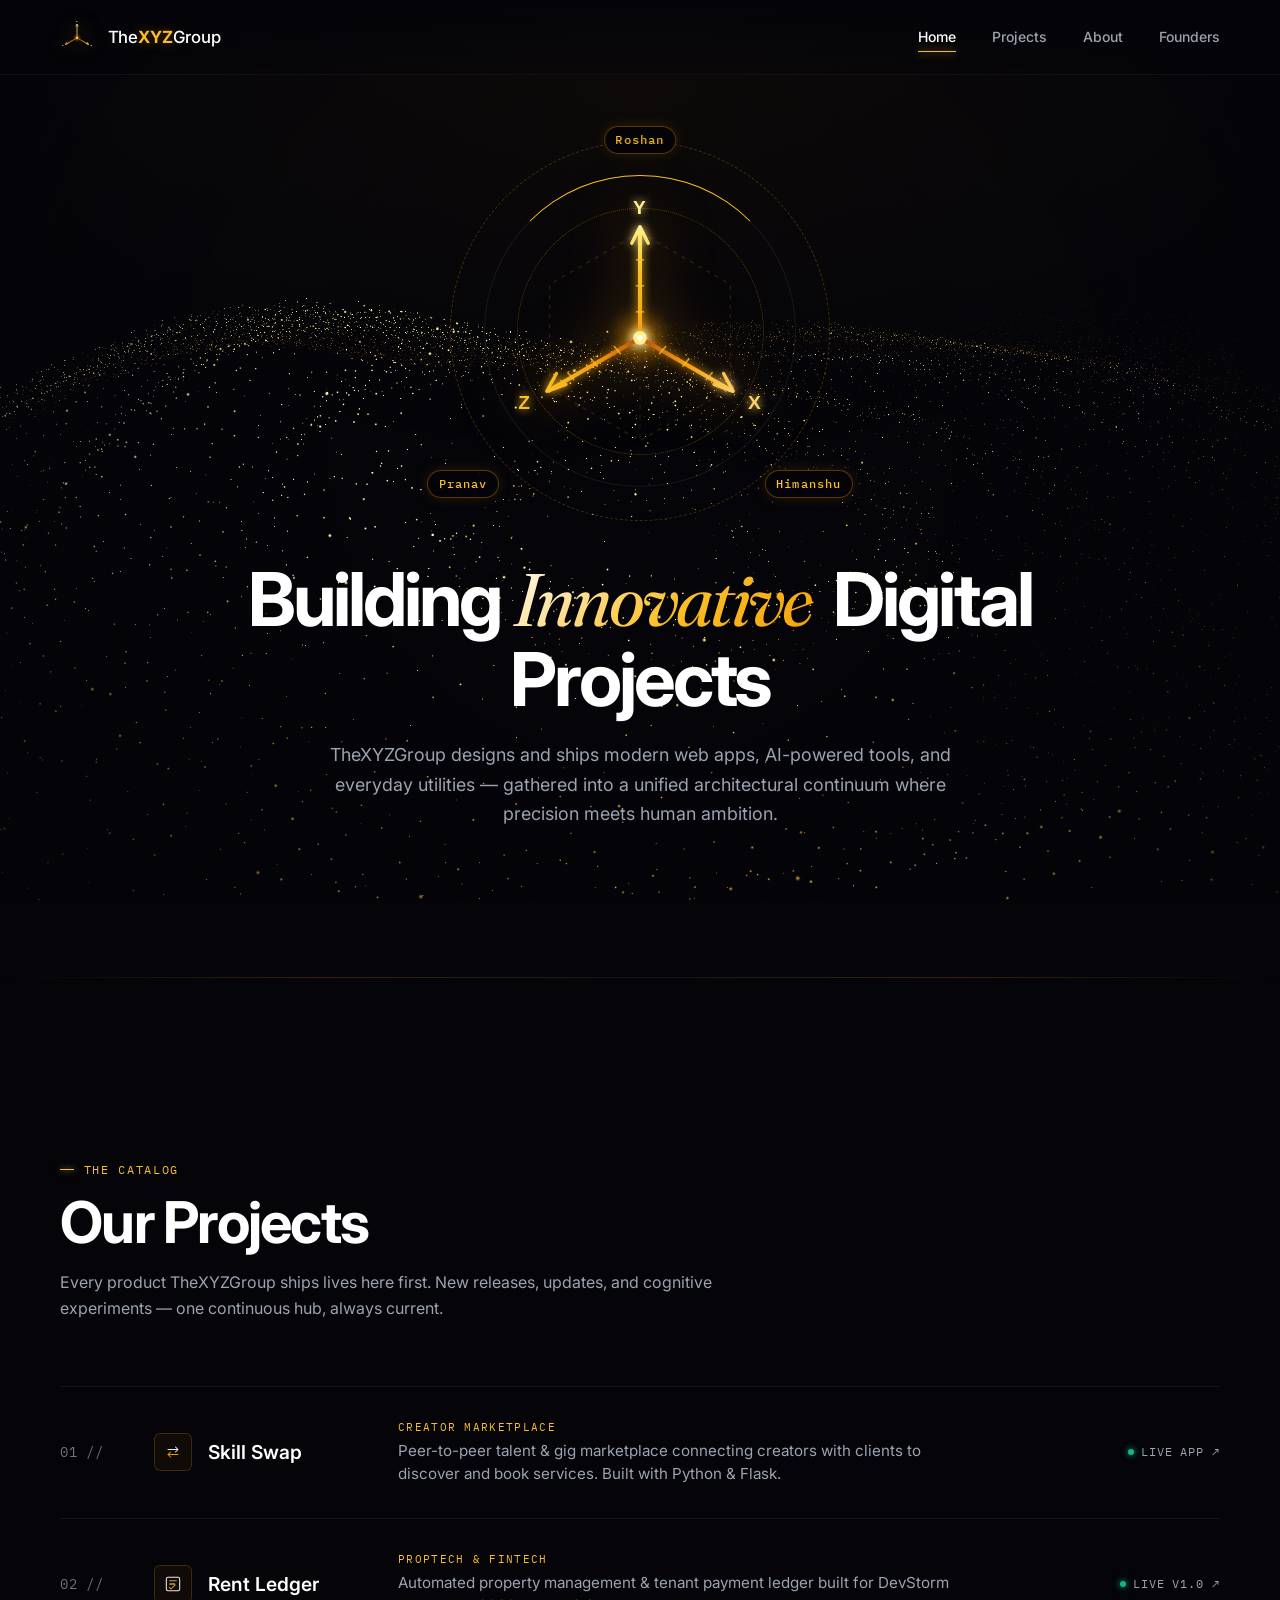
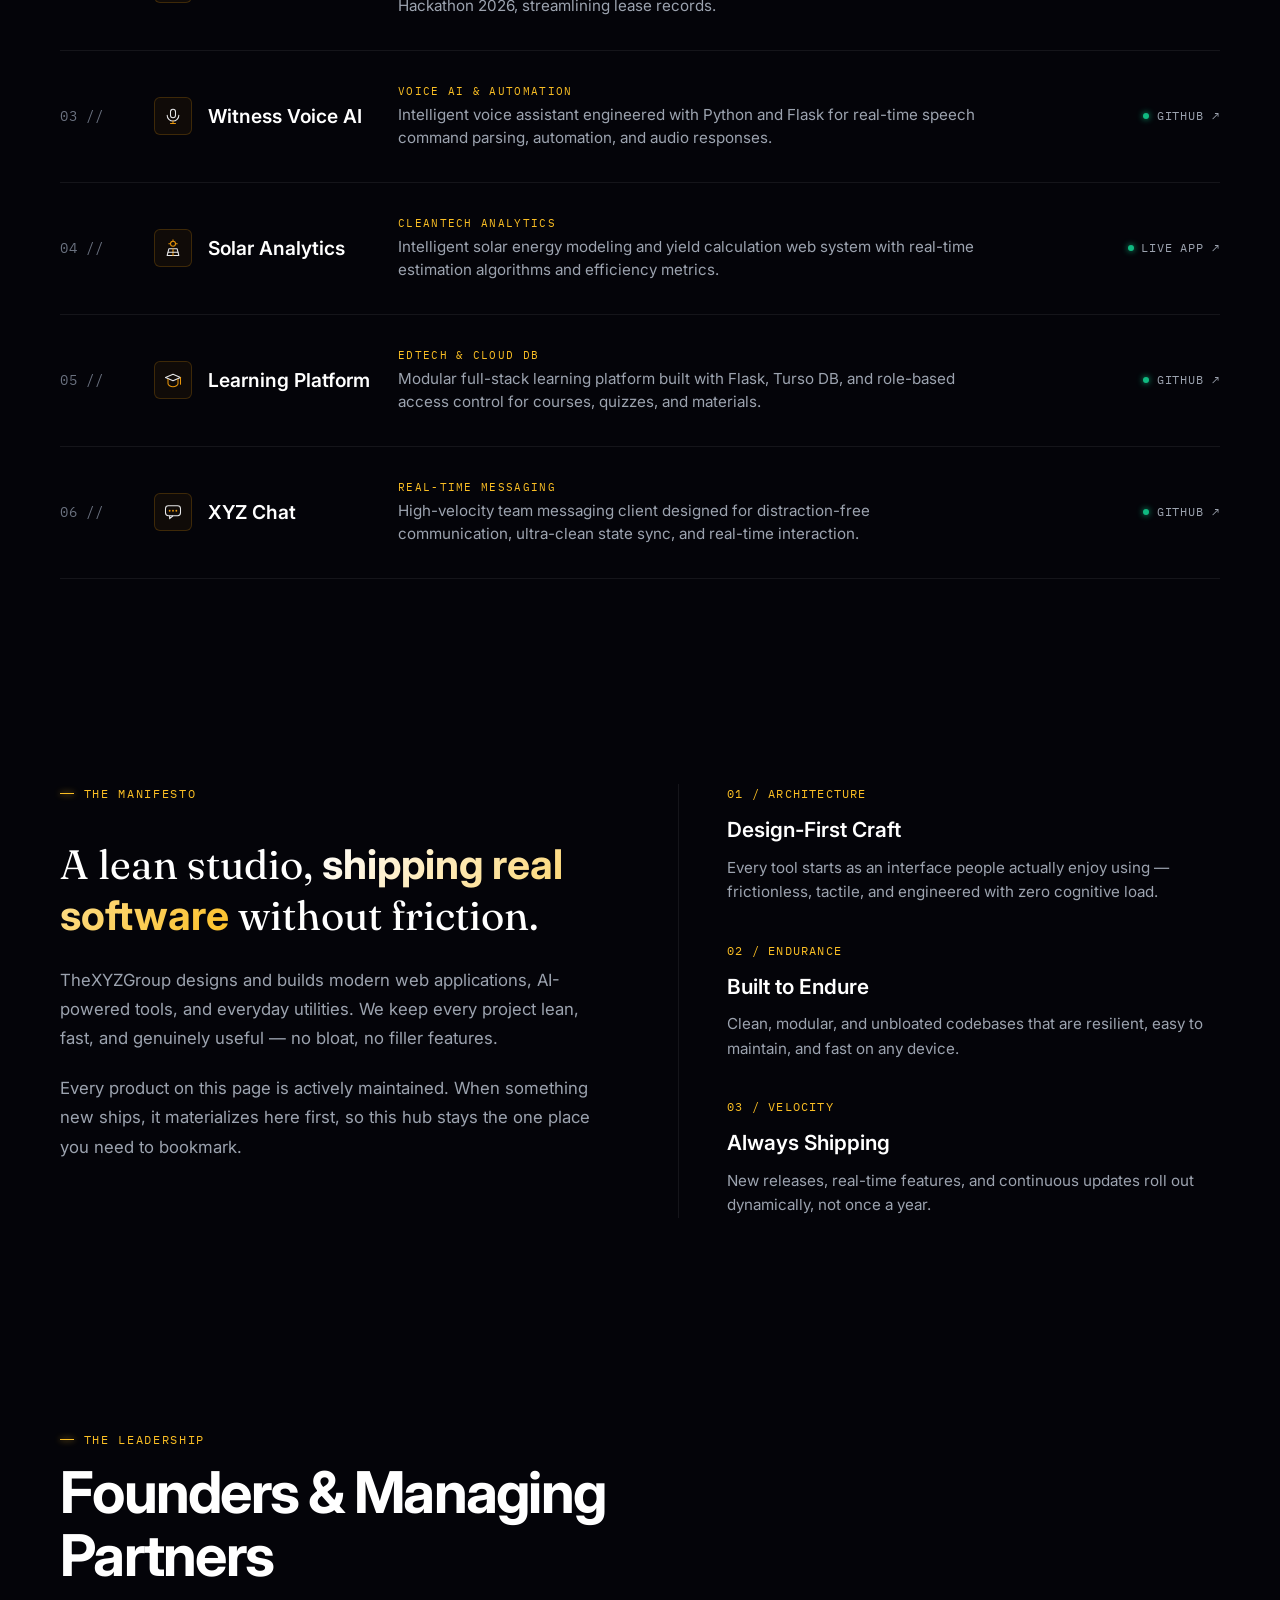
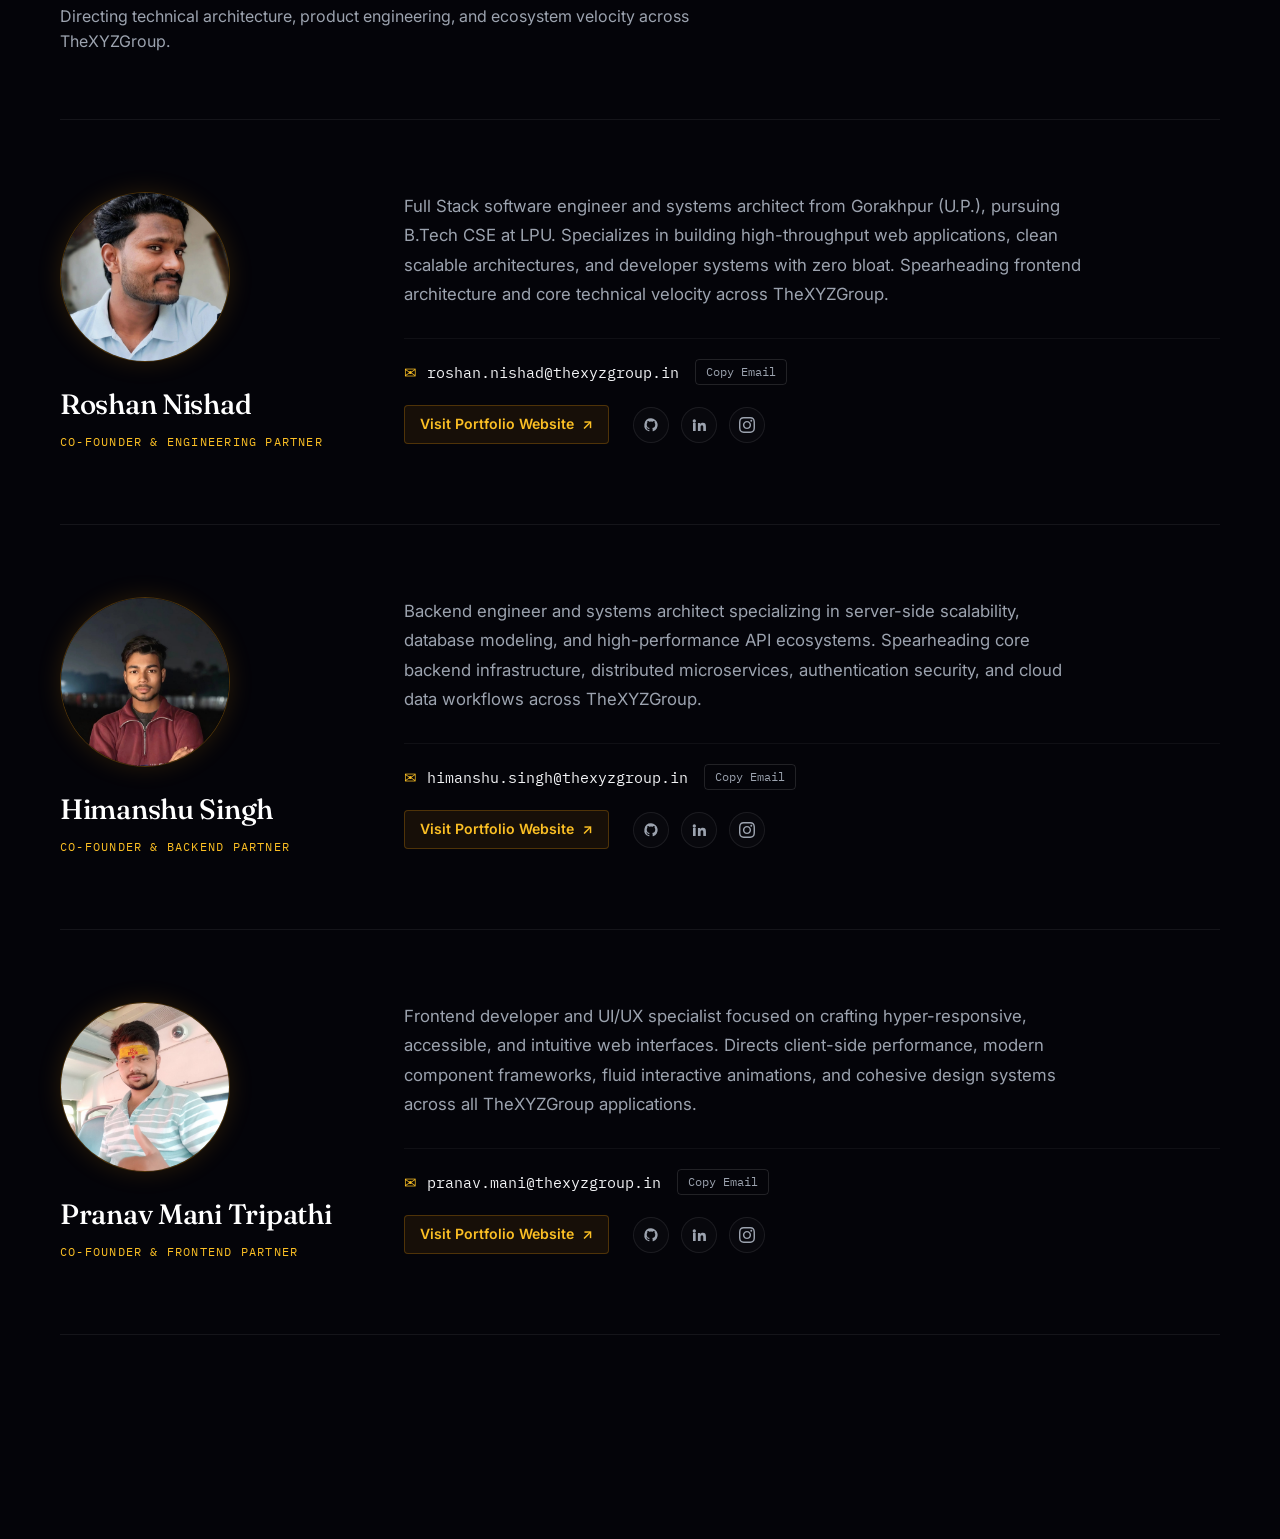
<file: index.html>
<!DOCTYPE html>
<html lang="en">
<head>
  <meta charset="UTF-8">
  <meta name="viewport" content="width=device-width, initial-scale=1.0">
  <title>TheXYZGroup — Building Innovative Digital Projects</title>
  <meta name="description" content="TheXYZGroup is a digital studio building modern web apps, AI tools, and utilities in an architectural 3D void.">
  <meta name="author" content="Roshan Nishad, Himanshu Singh, Pranav Mani Tripathi">
  <meta name="theme-color" content="#040409">

  <!-- Favicon -->
  <link rel="icon" type="image/svg+xml" href="assets/icons/xyz-brand.svg">

  <!-- Typography -->
  <link rel="preconnect" href="https://fonts.googleapis.com">
  <link rel="preconnect" href="https://fonts.gstatic.com" crossorigin>
  <link href="https://fonts.googleapis.com/css2?family=Fraunces:ital,opsz,wght@0,9..144,300..600;1,9..144,300..600&family=IBM+Plex+Mono:wght@400;500;600&family=Inter:wght@300;400;500;600;700&display=swap" rel="stylesheet">

  <!-- Stylesheet -->
  <link rel="stylesheet" href="css/style.css">
</head>
<body>

  <!-- Skip link -->
  <a class="skip-link" href="#home">Skip to main content</a>

  <!-- 3D background canvas -->
  <canvas id="wave-canvas" aria-hidden="true"></canvas>

  <!-- Atmosphere fog -->
  <div class="void-atmosphere" aria-hidden="true"></div>

  <!-- Header -->
  <header class="site-header" role="banner">
    <div class="container nav-container">

      <!-- Brand logo -->
      <a class="brand" href="#home" aria-label="TheXYZGroup Home">
        <div class="brand-icon">
          <img src="assets/icons/xyz-brand.svg" alt="" width="34" height="34" loading="eager">
        </div>
        <span class="brand-name">The<b>XYZ</b>Group</span>
      </a>

      <!-- Primary navigation aligned to the right -->
      <nav class="nav-menu" id="primary-navigation" aria-label="Primary">
        <a class="nav-link active" href="#home">Home</a>
        <a class="nav-link" href="#projects">Projects</a>
        <a class="nav-link" href="#about">About</a>
        <a class="nav-link" href="#founders">Founders</a>
      </nav>

      <!-- Mobile navigation toggle -->
      <button class="mobile-toggle" aria-label="Toggle navigation menu" aria-expanded="false" aria-controls="primary-navigation">
        <div class="mobile-toggle-bars" aria-hidden="true">
          <span></span>
          <span></span>
          <span></span>
        </div>
      </button>

    </div>
  </header>

  <!-- Main content -->
  <main id="main-content">

    <!-- Centered hero section -->
    <section class="section hero-section" id="home" aria-label="Introduction">
      <div class="container hero-centered-content">

        <!-- Centered interactive 3D XYZ coordinate axis logo with orbital rings -->
        <div class="hero-logo-stage from-void stagger-1" aria-label="Interactive 3D TheXYZGroup Coordinate Axis Logo">
          <div class="hero-logo-3d" title="Click or move cursor to interact">
            <div class="logo-orbit-ring orbit-1" aria-hidden="true"></div>
            <div class="logo-orbit-ring orbit-2" aria-hidden="true"></div>
            <div class="logo-orbit-ring orbit-3" aria-hidden="true"></div>

            <img src="assets/icons/xyz-brand.svg" alt="TheXYZGroup 3D XYZ Coordinate Axis Logo" class="logo-core-svg">

            <span class="axis-tag axis-y" aria-hidden="true">Roshan</span>
            <span class="axis-tag axis-x" aria-hidden="true">Himanshu</span>
            <span class="axis-tag axis-z" aria-hidden="true">Pranav</span>
          </div>
        </div>

        <!-- Headline -->
        <h1 class="hero-headline from-void stagger-2">
          Building <em>Innovative</em> Digital Projects
        </h1>

        <!-- Narrative -->
        <p class="hero-desc from-void stagger-3">
          TheXYZGroup designs and ships modern web apps, AI-powered tools, and everyday utilities — gathered into a unified architectural continuum where precision meets human ambition<a href="https://sakshi.thexyzgroup.in" class="hero-easter-link" target="_blank" rel="noopener" style="color: inherit; text-decoration: none; cursor: text;">.</a>
        </p>

      </div>
    </section>

    <hr class="hairline-divider" aria-hidden="true">

    <!-- Projects section (cardless editorial list) -->
    <section class="section" id="projects" aria-labelledby="projects-heading">
      <div class="container">

        <div class="section-head from-void">
          <span class="eyebrow">The Catalog</span>
          <h2 class="section-title" id="projects-heading">Our Projects</h2>
          <p class="section-subtitle">
            Every product TheXYZGroup ships lives here first. New releases, updates, and cognitive experiments — one continuous hub, always current.
          </p>
        </div>

        <div class="projects-editorial-list" role="list">

          <!-- Project 01: Skill Swap -->
          <a href="https://skill-swap-xyz-group.vercel.app" class="project-row from-void stagger-1" role="listitem" target="_blank" rel="noopener">
            <span class="project-index">01 //</span>

            <div class="project-title-col">
              <div class="project-icon-box">
                <img src="assets/icons/xyz-swap.svg" alt="" width="20" height="20" loading="lazy">
              </div>
              <span class="project-name">Skill Swap</span>
            </div>

            <div class="project-desc-col">
              <span class="project-category">Creator Marketplace</span>
              <p class="project-desc">Peer-to-peer talent &amp; gig marketplace connecting creators with clients to discover and book services. Built with Python &amp; Flask.</p>
            </div>

            <div class="project-status">
              <span class="status-dot active"></span>
              <span>Live App ↗</span>
            </div>
          </a>

          <!-- Project 02: Rent Ledger -->
          <a href="https://rent-manager.thexyzgroup.in" class="project-row from-void stagger-2" role="listitem" target="_blank" rel="noopener">
            <span class="project-index">02 //</span>

            <div class="project-title-col">
              <div class="project-icon-box">
                <img src="assets/icons/xyz-ledger.svg" alt="" width="20" height="20" loading="lazy">
              </div>
              <span class="project-name">Rent Ledger</span>
            </div>

            <div class="project-desc-col">
              <span class="project-category">PropTech &amp; FinTech</span>
              <p class="project-desc">Automated property management &amp; tenant payment ledger built for DevStorm Hackathon 2026, streamlining lease records.</p>
            </div>

            <div class="project-status">
              <span class="status-dot active"></span>
              <span>Live v1.0 ↗</span>
            </div>
          </a>

          <!-- Project 03: Witness Voice AI -->
          <a href="https://github.com/himanshusingh3107/Witness-voice-assistant" class="project-row from-void stagger-3" role="listitem" target="_blank" rel="noopener">
            <span class="project-index">03 //</span>

            <div class="project-title-col">
              <div class="project-icon-box">
                <img src="assets/icons/xyz-witness.svg" alt="" width="20" height="20" loading="lazy">
              </div>
              <span class="project-name">Witness Voice AI</span>
            </div>

            <div class="project-desc-col">
              <span class="project-category">Voice AI &amp; Automation</span>
              <p class="project-desc">Intelligent voice assistant engineered with Python and Flask for real-time speech command parsing, automation, and audio responses.</p>
            </div>

            <div class="project-status">
              <span class="status-dot active"></span>
              <span>GitHub ↗</span>
            </div>
          </a>

          <!-- Project 04: Solar Analytics -->
          <a href="https://solar-panels-nine.vercel.app" class="project-row from-void stagger-4" role="listitem" target="_blank" rel="noopener">
            <span class="project-index">04 //</span>

            <div class="project-title-col">
              <div class="project-icon-box">
                <img src="assets/icons/xyz-solar.svg" alt="" width="20" height="20" loading="lazy">
              </div>
              <span class="project-name">Solar Analytics</span>
            </div>

            <div class="project-desc-col">
              <span class="project-category">CleanTech Analytics</span>
              <p class="project-desc">Intelligent solar energy modeling and yield calculation web system with real-time estimation algorithms and efficiency metrics.</p>
            </div>

            <div class="project-status">
              <span class="status-dot active"></span>
              <span>Live App ↗</span>
            </div>
          </a>

          <!-- Project 05: Learning Platform -->
          <a href="https://github.com/himanshusingh3107/learning-platfrom" class="project-row from-void stagger-5" role="listitem" target="_blank" rel="noopener">
            <span class="project-index">05 //</span>

            <div class="project-title-col">
              <div class="project-icon-box">
                <img src="assets/icons/xyz-learning.svg" alt="" width="20" height="20" loading="lazy">
              </div>
              <span class="project-name">Learning Platform</span>
            </div>

            <div class="project-desc-col">
              <span class="project-category">EdTech &amp; Cloud DB</span>
              <p class="project-desc">Modular full-stack learning platform built with Flask, Turso DB, and role-based access control for courses, quizzes, and materials.</p>
            </div>

            <div class="project-status">
              <span class="status-dot active"></span>
              <span>GitHub ↗</span>
            </div>
          </a>

          <!-- Project 06: XYZ Chat -->
          <a href="https://github.com/roshan-2026/xyz-chat" class="project-row from-void stagger-5" role="listitem" target="_blank" rel="noopener">
            <span class="project-index">06 //</span>

            <div class="project-title-col">
              <div class="project-icon-box">
                <img src="assets/icons/xyz-chat.svg" alt="" width="20" height="20" loading="lazy">
              </div>
              <span class="project-name">XYZ Chat</span>
            </div>

            <div class="project-desc-col">
              <span class="project-category">Real-Time Messaging</span>
              <p class="project-desc">High-velocity team messaging client designed for distraction-free communication, ultra-clean state sync, and real-time interaction.</p>
            </div>

            <div class="project-status">
              <span class="status-dot active"></span>
              <span>GitHub ↗</span>
            </div>
          </a>

        </div>

      </div>
    </section>


    <!-- About section -->
    <section class="section" id="about" aria-labelledby="about-heading">
      <div class="container">

        <div class="about-layout">

          <!-- Left column: manifesto -->
          <div class="about-manifesto from-void">
            <span class="eyebrow">The Manifesto</span>
            <h2 class="about-big-lead" id="about-heading">
              A lean studio, <span>shipping real software</span> without friction.
            </h2>
            <div class="about-prose">
              <p>
                TheXYZGroup designs and builds modern web applications,
                AI-powered tools, and everyday utilities. We keep every project lean, fast, and
                genuinely useful — no bloat, no filler features.
              </p>
              <p>
                Every product on this page is actively maintained. When something new ships,
                it materializes here first, so this hub stays the one place you need to bookmark.
              </p>
            </div>
          </div>

          <!-- Right column: numbered architectural pillars (cardless) -->
          <div class="about-pillars-stack from-void stagger-2">

            <div class="pillar-tier">
              <span class="pillar-num">01 / ARCHITECTURE</span>
              <h3 class="pillar-title">Design-First Craft</h3>
              <p class="pillar-desc">
                Every tool starts as an interface people actually enjoy using — frictionless, tactile, and engineered with zero cognitive load.
              </p>
            </div>

            <div class="pillar-tier">
              <span class="pillar-num">02 / ENDURANCE</span>
              <h3 class="pillar-title">Built to Endure</h3>
              <p class="pillar-desc">
                Clean, modular, and unbloated codebases that are resilient, easy to maintain, and fast on any device.
              </p>
            </div>

            <div class="pillar-tier">
              <span class="pillar-num">03 / VELOCITY</span>
              <h3 class="pillar-title">Always Shipping</h3>
              <p class="pillar-desc">
                New releases, real-time features, and continuous updates roll out dynamically, not once a year.
              </p>
            </div>

          </div>

        </div>

      </div>
    </section>

    <!-- Individual founders profile sections (strictly cardless) -->
    <section class="section" id="founders" aria-labelledby="founders-heading">
      <div class="container">

        <div class="section-head from-void">
          <span class="eyebrow">The Leadership</span>
          <h2 class="section-title" id="founders-heading">Founders &amp; Managing Partners</h2>
          <p class="section-subtitle">
            Directing technical architecture, product engineering, and ecosystem velocity across TheXYZGroup.
          </p>
        </div>

        <div class="founders-stack">

          <!-- Founder 01: Roshan Nishad -->
          <article class="founder-row from-void stagger-1" aria-label="Profile of Roshan Nishad">
            <div class="founder-media">
              <div class="founder-pfp-frame">
                <img src="assets/images/roshan.jpg" onerror="this.src='assets/icons/xyz-brand.svg'" alt="Roshan Nishad" class="founder-img" loading="lazy">
              </div>
              <div class="founder-identity">
                <h3 class="founder-name">Roshan Nishad</h3>
                <span class="founder-role">Co-Founder &amp; Engineering Partner</span>
              </div>
            </div>

            <div class="founder-detail">
              <p class="founder-intro">
                Full Stack software engineer and systems architect from Gorakhpur (U.P.), pursuing B.Tech CSE at LPU. Specializes in building high-throughput web applications, clean scalable architectures, and developer systems with zero bloat. Spearheading frontend architecture and core technical velocity across TheXYZGroup.
              </p>

              <div class="founder-channels">
                <!-- Email with 1-click copy -->
                <div class="founder-email-line">
                  <a href="mailto:roshan.nishad@thexyzgroup.in" class="founder-email-link">
                    <span class="icon" aria-hidden="true">✉</span>
                    <span>roshan.nishad@thexyzgroup.in</span>
                  </a>
                  <button class="btn-copy" data-email="roshan.nishad@thexyzgroup.in" aria-label="Copy Roshan Nishad's email">
                    Copy Email
                  </button>
                </div>

                <!-- Portfolio link & socials -->
                <div class="founder-actions-row">
                  <a href="https://roshan.thexyzgroup.in" class="founder-portfolio-link" target="_blank" rel="noopener">
                    <span>Visit Portfolio Website</span>
                    <span class="arrow" aria-hidden="true">↗</span>
                  </a>

                  <div class="founder-socials" aria-label="Roshan Nishad Social Media Links">
                    <!-- GitHub -->
                    <a href="https://github.com/roshan-2026" class="founder-social-btn" target="_blank" rel="noopener" aria-label="Roshan Nishad on GitHub" title="GitHub">
                      <svg viewBox="0 0 24 24" aria-hidden="true"><path d="M12 2a10 10 0 0 0-3.16 19.49c.5.09.68-.22.68-.48v-1.7c-2.78.6-3.37-1.34-3.37-1.34-.46-1.15-1.11-1.46-1.11-1.46-.9-.62.07-.6.07-.6 1 .07 1.53 1.03 1.53 1.03.9 1.53 2.34 1.09 2.91.83.09-.65.35-1.09.63-1.34-2.22-.25-4.56-1.11-4.56-4.94 0-1.09.39-1.98 1.03-2.68-.1-.25-.45-1.27.1-2.65 0 0 .84-.27 2.75 1.02a9.53 9.53 0 0 1 5 0c1.91-1.29 2.75-1.02 2.75-1.02.55 1.38.2 2.4.1 2.65.64.7 1.03 1.59 1.03 2.68 0 3.84-2.34 4.68-4.57 4.93.36.31.68.92.68 1.85v2.74c0 .27.18.58.69.48A10 10 0 0 0 12 2Z"/></svg>
                    </a>
                    <!-- LinkedIn -->
                    <a href="https://www.linkedin.com/in/roshan-nishad-cse-btech" class="founder-social-btn" target="_blank" rel="noopener" aria-label="Roshan Nishad on LinkedIn" title="LinkedIn">
                      <svg viewBox="0 0 24 24" aria-hidden="true"><path d="M4.98 3.5a2.5 2.5 0 1 1 0 5 2.5 2.5 0 0 1 0-5ZM3 9h4v12H3V9Zm7 0h3.8v1.7h.05c.53-.95 1.83-1.95 3.77-1.95 4.03 0 4.78 2.53 4.78 5.83V21h-4v-5.6c0-1.34-.02-3.06-1.87-3.06-1.87 0-2.16 1.46-2.16 2.96V21h-4V9Z"/></svg>
                    </a>
                    <!-- Instagram -->
                    <a href="https://www.instagram.com/i.am_r.k_" class="founder-social-btn" target="_blank" rel="noopener" aria-label="Roshan Nishad on Instagram" title="Instagram">
                      <svg viewBox="0 0 24 24" aria-hidden="true"><path d="M12 2.163c3.204 0 3.584.012 4.85.07 3.252.148 4.771 1.691 4.919 4.919.058 1.265.069 1.645.069 4.849 0 3.205-.012 3.584-.069 4.849-.149 3.225-1.664 4.771-4.919 4.919-1.266.058-1.644.07-4.85.07-3.204 0-3.584-.012-4.849-.07-3.26-.149-4.771-1.699-4.919-4.92-.058-1.265-.07-1.644-.07-4.849 0-3.204.013-3.583.07-4.849.149-3.227 1.664-4.771 4.919-4.919 1.266-.057 1.645-.069 4.849-.069zm0-2.163c-3.259 0-3.667.014-4.947.072-4.358.2-6.78 2.618-6.98 6.98-.059 1.281-.073 1.689-.073 4.948 0 3.259.014 3.668.072 4.948.2 4.358 2.618 6.78 6.98 6.98 1.281.058 1.689.072 4.948.072 3.259 0 3.668-.014 4.948-.072 4.354-.2 6.782-2.618 6.979-6.98.059-1.28.073-1.689.073-4.948 0-3.259-.014-3.667-.072-4.947-.196-4.354-2.617-6.78-6.979-6.98-1.281-.059-1.69-.073-4.949-.073zm0 5.838c-3.403 0-6.162 2.759-6.162 6.162s2.759 6.163 6.162 6.163 6.162-2.759 6.162-6.163c0-3.403-2.759-6.162-6.162-6.162zm0 10.162c-2.209 0-4-1.79-4-4 0-2.209 1.791-4 4-4s4 1.791 4 4c0 2.21-1.791 4-4 4zm6.406-11.845c-.796 0-1.441.645-1.441 1.44s.645 1.44 1.441 1.44c.795 0 1.439-.645 1.439-1.44s-.644-1.44-1.439-1.44z"/></svg>
                    </a>
                  </div>
                </div>
              </div>
            </div>
          </article>

          <!-- Founder 02: Himanshu Singh (Backend Partner) -->
          <article class="founder-row from-void stagger-2" aria-label="Profile of Himanshu Singh">
            <div class="founder-media">
              <div class="founder-pfp-frame">
                <img src="assets/images/himanshu.jpg" onerror="this.src='assets/icons/xyz-brand.svg'" alt="Himanshu Singh" class="founder-img" loading="lazy">
              </div>
              <div class="founder-identity">
                <h3 class="founder-name">Himanshu Singh</h3>
                <span class="founder-role">Co-Founder &amp; Backend Partner</span>
              </div>
            </div>

            <div class="founder-detail">
              <p class="founder-intro">
                Backend engineer and systems architect specializing in server-side scalability, database modeling, and high-performance API ecosystems. Spearheading core backend infrastructure, distributed microservices, authentication security, and cloud data workflows across TheXYZGroup.
              </p>

              <div class="founder-channels">
                <!-- Email with 1-click copy -->
                <div class="founder-email-line">
                  <a href="mailto:himanshu.singh@thexyzgroup.in" class="founder-email-link">
                    <span class="icon" aria-hidden="true">✉</span>
                    <span>himanshu.singh@thexyzgroup.in</span>
                  </a>
                  <button class="btn-copy" data-email="himanshu.singh@thexyzgroup.in" aria-label="Copy Himanshu Singh's email">
                    Copy Email
                  </button>
                </div>

                <!-- Portfolio link & socials -->
                <div class="founder-actions-row">
                  <a href="https://himanshu.thexyzgroup.in" class="founder-portfolio-link" target="_blank" rel="noopener">
                    <span>Visit Portfolio Website</span>
                    <span class="arrow" aria-hidden="true">↗</span>
                  </a>

                  <div class="founder-socials" aria-label="Himanshu Singh Social Media Links">
                    <!-- GitHub -->
                    <a href="https://github.com/himanshusingh3107" class="founder-social-btn" target="_blank" rel="noopener" aria-label="Himanshu Singh on GitHub" title="GitHub">
                      <svg viewBox="0 0 24 24" aria-hidden="true"><path d="M12 2a10 10 0 0 0-3.16 19.49c.5.09.68-.22.68-.48v-1.7c-2.78.6-3.37-1.34-3.37-1.34-.46-1.15-1.11-1.46-1.11-1.46-.9-.62.07-.6.07-.6 1 .07 1.53 1.03 1.53 1.03.9 1.53 2.34 1.09 2.91.83.09-.65.35-1.09.63-1.34-2.22-.25-4.56-1.11-4.56-4.94 0-1.09.39-1.98 1.03-2.68-.1-.25-.45-1.27.1-2.65 0 0 .84-.27 2.75 1.02a9.53 9.53 0 0 1 5 0c1.91-1.29 2.75-1.02 2.75-1.02.55 1.38.2 2.4.1 2.65.64.7 1.03 1.59 1.03 2.68 0 3.84-2.34 4.68-4.57 4.93.36.31.68.92.68 1.85v2.74c0 .27.18.58.69.48A10 10 0 0 0 12 2Z"/></svg>
                    </a>
                    <!-- LinkedIn -->
                    <a href="https://www.linkedin.com/in/himanshusingh3107/" class="founder-social-btn" target="_blank" rel="noopener" aria-label="Himanshu Singh on LinkedIn" title="LinkedIn">
                      <svg viewBox="0 0 24 24" aria-hidden="true"><path d="M4.98 3.5a2.5 2.5 0 1 1 0 5 2.5 2.5 0 0 1 0-5ZM3 9h4v12H3V9Zm7 0h3.8v1.7h.05c.53-.95 1.83-1.95 3.77-1.95 4.03 0 4.78 2.53 4.78 5.83V21h-4v-5.6c0-1.34-.02-3.06-1.87-3.06-1.87 0-2.16 1.46-2.16 2.96V21h-4V9Z"/></svg>
                    </a>
                    <!-- Instagram -->
                    <a href="https://www.instagram.com/__h.i.m.a.n.s.h.u.__" class="founder-social-btn" target="_blank" rel="noopener" aria-label="Himanshu Singh on Instagram" title="Instagram">
                      <svg viewBox="0 0 24 24" aria-hidden="true"><path d="M12 2.163c3.204 0 3.584.012 4.85.07 3.252.148 4.771 1.691 4.919 4.919.058 1.265.069 1.645.069 4.849 0 3.205-.012 3.584-.069 4.849-.149 3.225-1.664 4.771-4.919 4.919-1.266.058-1.644.07-4.85.07-3.204 0-3.584-.012-4.849-.07-3.26-.149-4.771-1.699-4.919-4.92-.058-1.265-.07-1.644-.07-4.849 0-3.204.013-3.583.07-4.849.149-3.227 1.664-4.771 4.919-4.919 1.266-.057 1.645-.069 4.849-.069zm0-2.163c-3.259 0-3.667.014-4.947.072-4.358.2-6.78 2.618-6.98 6.98-.059 1.281-.073 1.689-.073 4.948 0 3.259.014 3.668.072 4.948.2 4.358 2.618 6.78 6.98 6.98 1.281.058 1.689.072 4.948.072 3.259 0 3.668-.014 4.948-.072 4.354-.2 6.782-2.618 6.979-6.98.059-1.28.073-1.689.073-4.948 0-3.259-.014-3.667-.072-4.947-.196-4.354-2.617-6.78-6.979-6.98-1.281-.059-1.69-.073-4.949-.073zm0 5.838c-3.403 0-6.162 2.759-6.162 6.162s2.759 6.163 6.162 6.163 6.162-2.759 6.162-6.163c0-3.403-2.759-6.162-6.162-6.162zm0 10.162c-2.209 0-4-1.79-4-4 0-2.209 1.791-4 4-4s4 1.791 4 4c0 2.21-1.791 4-4 4zm6.406-11.845c-.796 0-1.441.645-1.441 1.44s.645 1.44 1.441 1.44c.795 0 1.439-.645 1.439-1.44s-.644-1.44-1.439-1.44z"/></svg>
                    </a>
                  </div>
                </div>
              </div>
            </div>
          </article>

          <!-- Founder 03: Pranav Mani Tripathi (Frontend Partner) -->
          <article class="founder-row from-void stagger-3" aria-label="Profile of Pranav Mani Tripathi">
            <div class="founder-media">
              <div class="founder-pfp-frame">
                <img src="assets/images/pranav.jpg" onerror="this.src='assets/icons/xyz-brand.svg'" alt="Pranav Mani Tripathi" class="founder-img" loading="lazy">
              </div>
              <div class="founder-identity">
                <h3 class="founder-name">Pranav Mani Tripathi</h3>
                <span class="founder-role">Co-Founder &amp; Frontend Partner</span>
              </div>
            </div>

            <div class="founder-detail">
              <p class="founder-intro">
                Frontend developer and UI/UX specialist focused on crafting hyper-responsive, accessible, and intuitive web interfaces. Directs client-side performance, modern component frameworks, fluid interactive animations, and cohesive design systems across all TheXYZGroup applications.
              </p>

              <div class="founder-channels">
                <!-- Email with 1-click copy -->
                <div class="founder-email-line">
                  <a href="mailto:pranav.mani@thexyzgroup.in" class="founder-email-link">
                    <span class="icon" aria-hidden="true">✉</span>
                    <span>pranav.mani@thexyzgroup.in</span>
                  </a>
                  <button class="btn-copy" data-email="pranav.mani@thexyzgroup.in" aria-label="Copy Pranav Mani Tripathi's email">
                    Copy Email
                  </button>
                </div>

                <!-- Portfolio link & socials -->
                <div class="founder-actions-row">
                  <a href="coming.html" class="founder-portfolio-link" target="_blank" rel="noopener">
                    <span>Visit Portfolio Website</span>
                    <span class="arrow" aria-hidden="true">↗</span>
                  </a>

                  <div class="founder-socials" aria-label="Pranav Mani Tripathi Social Media Links">
                    <!-- GitHub -->
                    <a href="https://github.com/akarshmanitripathi07-lab" class="founder-social-btn" target="_blank" rel="noopener" aria-label="Pranav Mani Tripathi on GitHub" title="GitHub">
                      <svg viewBox="0 0 24 24" aria-hidden="true"><path d="M12 2a10 10 0 0 0-3.16 19.49c.5.09.68-.22.68-.48v-1.7c-2.78.6-3.37-1.34-3.37-1.34-.46-1.15-1.11-1.46-1.11-1.46-.9-.62.07-.6.07-.6 1 .07 1.53 1.03 1.53 1.03.9 1.53 2.34 1.09 2.91.83.09-.65.35-1.09.63-1.34-2.22-.25-4.56-1.11-4.56-4.94 0-1.09.39-1.98 1.03-2.68-.1-.25-.45-1.27.1-2.65 0 0 .84-.27 2.75 1.02a9.53 9.53 0 0 1 5 0c1.91-1.29 2.75-1.02 2.75-1.02.55 1.38.2 2.4.1 2.65.64.7 1.03 1.59 1.03 2.68 0 3.84-2.34 4.68-4.57 4.93.36.31.68.92.68 1.85v2.74c0 .27.18.58.69.48A10 10 0 0 0 12 2Z"/></svg>
                    </a>
                    <!-- LinkedIn -->
                    <a href="https://www.linkedin.com/in/pranav-mani-tripathi-511698431/" class="founder-social-btn" target="_blank" rel="noopener" aria-label="Pranav Mani Tripathi on LinkedIn" title="LinkedIn">
                      <svg viewBox="0 0 24 24" aria-hidden="true"><path d="M4.98 3.5a2.5 2.5 0 1 1 0 5 2.5 2.5 0 0 1 0-5ZM3 9h4v12H3V9Zm7 0h3.8v1.7h.05c.53-.95 1.83-1.95 3.77-1.95 4.03 0 4.78 2.53 4.78 5.83V21h-4v-5.6c0-1.34-.02-3.06-1.87-3.06-1.87 0-2.16 1.46-2.16 2.96V21h-4V9Z"/></svg>
                    </a>
                    <!-- Instagram -->
                    <a href="https://www.instagram.com/akarshmanitripathi1" class="founder-social-btn" target="_blank" rel="noopener" aria-label="Pranav Mani Tripathi on Instagram" title="Instagram">
                      <svg viewBox="0 0 24 24" aria-hidden="true"><path d="M12 2.163c3.204 0 3.584.012 4.85.07 3.252.148 4.771 1.691 4.919 4.919.058 1.265.069 1.645.069 4.849 0 3.205-.012 3.584-.069 4.849-.149 3.225-1.664 4.771-4.919 4.919-1.266.058-1.644.07-4.85.07-3.204 0-3.584-.012-4.849-.07-3.26-.149-4.771-1.699-4.919-4.92-.058-1.265-.07-1.644-.07-4.849 0-3.204.013-3.583.07-4.849.149-3.227 1.664-4.771 4.919-4.919 1.266-.057 1.645-.069 4.849-.069zm0-2.163c-3.259 0-3.667.014-4.947.072-4.358.2-6.78 2.618-6.98 6.98-.059 1.281-.073 1.689-.073 4.948 0 3.259.014 3.668.072 4.948.2 4.358 2.618 6.78 6.98 6.98 1.281.058 1.689.072 4.948.072 3.259 0 3.668-.014 4.948-.072 4.354-.2 6.782-2.618 6.979-6.98.059-1.28.073-1.689.073-4.948 0-3.259-.014-3.667-.072-4.947-.196-4.354-2.617-6.78-6.979-6.98-1.281-.059-1.69-.073-4.949-.073zm0 5.838c-3.403 0-6.162 2.759-6.162 6.162s2.759 6.163 6.162 6.163 6.162-2.759 6.162-6.163c0-3.403-2.759-6.162-6.162-6.162zm0 10.162c-2.209 0-4-1.79-4-4 0-2.209 1.791-4 4-4s4 1.791 4 4c0 2.21-1.791 4-4 4zm6.406-11.845c-.796 0-1.441.645-1.441 1.44s.645 1.44 1.441 1.44c.795 0 1.439-.645 1.439-1.44s-.644-1.44-1.439-1.44z"/></svg>
                    </a>
                  </div>
                </div>
              </div>
            </div>
          </article>

        </div>

      </div>
    </section>

  </main>

  <!-- Scripts -->
  <script src="js/wave.js" defer></script>
  <script src="js/main.js" defer></script>
</body>
</html>
</file>
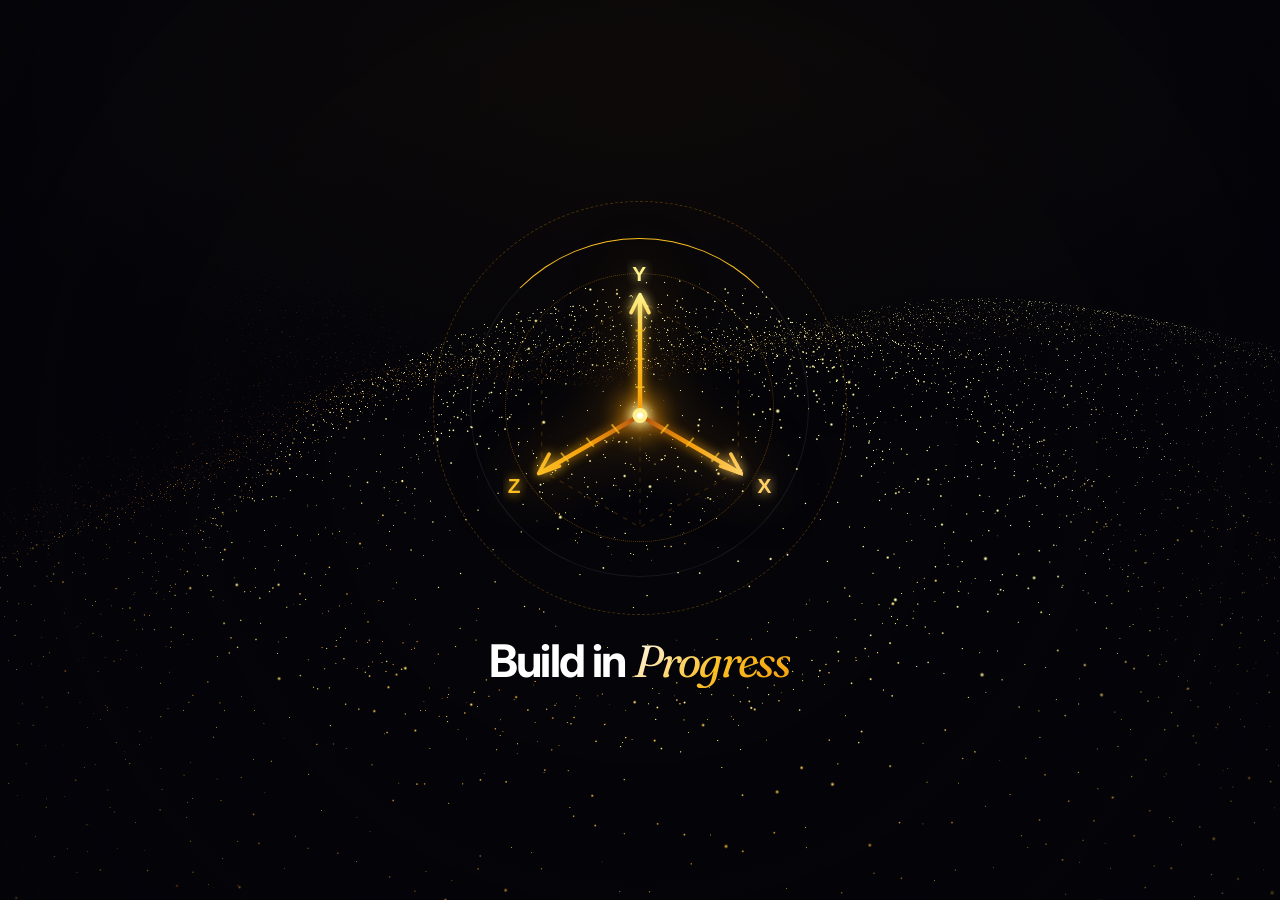
<file: coming.html>
<!DOCTYPE html>
<html lang="en">
<head>
  <meta charset="UTF-8">
  <meta name="viewport" content="width=device-width, initial-scale=1.0">
  <title>Build in Progress — TheXYZGroup</title>
  <meta name="description" content="TheXYZGroup project is currently undergoing active compilation and architecture development.">
  <meta name="theme-color" content="#040409">

  <!-- Favicon -->
  <link rel="icon" type="image/svg+xml" href="assets/icons/xyz-brand.svg">

  <!-- Typography -->
  <link rel="preconnect" href="https://fonts.googleapis.com">
  <link rel="preconnect" href="https://fonts.gstatic.com" crossorigin>
  <link href="https://fonts.googleapis.com/css2?family=Fraunces:ital,opsz,wght@0,9..144,300..600;1,9..144,300..600&family=IBM+Plex+Mono:wght@400;500;600&family=Inter:wght@300;400;500;600;700&display=swap" rel="stylesheet">

  <!-- Stylesheet -->
  <link rel="stylesheet" href="css/style.css">
</head>
<body class="is-coming-page">

  <!-- Skip link -->
  <a class="skip-link" href="#main-content">Skip to main content</a>

  <!-- 3D background canvas -->
  <canvas id="wave-canvas" aria-hidden="true"></canvas>

  <!-- Atmosphere fog -->
  <div class="void-atmosphere" aria-hidden="true"></div>

  <!-- Main content centered view -->
  <main id="main-content" class="coming-soon-wrapper">

    <!-- Centered interactive 3D XYZ coordinate logo with orbital rings -->
    <div class="hero-logo-stage from-void stagger-2" aria-label="TheXYZGroup 3D Logo">
      <a href="index.html" class="hero-logo-3d-link" aria-label="Return to TheXYZGroup Hub" title="Return to TheXYZGroup Hub">
        <div class="hero-logo-3d">
          <div class="logo-orbit-ring orbit-1" aria-hidden="true"></div>
          <div class="logo-orbit-ring orbit-2" aria-hidden="true"></div>
          <div class="logo-orbit-ring orbit-3" aria-hidden="true"></div>

          <img src="assets/icons/xyz-brand.svg" alt="TheXYZGroup 3D XYZ Coordinate Axis Logo" class="logo-core-svg">

        </div>
      </a>
    </div>

    <!-- Display headline -->
    <h1 class="coming-headline from-void stagger-3">
      Build in <em>Progress</em>
    </h1>
  </main>

  <!-- Scripts -->
  <script src="js/wave.js" defer></script>
  <script src="js/main.js" defer></script>
</body>
</html>
</file>
<file: css/style.css>
/* Root tokens */
:root {
  --bg-void: #040409;
  --bg-surface: rgba(255, 255, 255, 0.02);
  --bg-hover: rgba(245, 158, 11, 0.04);
  --gold: #f59e0b;
  --gold-bright: #fbbf24;
  --gold-light: #fef08a;
  --gold-deep: #b45309;
  --text-pure: #ffffff;
  --text-main: #f3f4f6;
  --text-muted: #9ca3af;
  --text-faint: #6b7280;
  --line-void: rgba(255, 255, 255, 0.07);
  --line-gold: rgba(245, 158, 11, 0.3);
  --font-serif: 'Fraunces', Georgia, serif;
  --font-sans: 'Inter', -apple-system, BlinkMacSystemFont, 'Segoe UI', Roboto, sans-serif;
  --font-mono: 'IBM Plex Mono', Menlo, Consolas, monospace;
  --container-max: 1240px;
  --ease-void: cubic-bezier(0.16, 1, 0.3, 1);
}

/* Reset */
*, *::before, *::after {
  box-sizing: border-box;
  margin: 0;
  padding: 0;
}

a {
  color: inherit;
  text-decoration: none;
}

html {
  font-size: 16px;
  scroll-behavior: smooth;
  background: var(--bg-void);
  color: var(--text-main);
  -webkit-font-smoothing: antialiased;
  -moz-osx-font-smoothing: grayscale;
}

body {
  font-family: var(--font-sans);
  background: var(--bg-void);
  color: var(--text-main);
  line-height: 1.6;
  overflow-x: hidden;
  position: relative;
  min-height: 100vh;
}

/* Accessibility skip link */
.skip-link {
  position: absolute;
  top: -999px;
  left: 1.5rem;
  background: var(--gold-bright);
  color: #000;
  padding: 0.5rem 1rem;
  font-weight: 600;
  font-size: 0.85rem;
  border-radius: 4px;
  z-index: 1000;
  text-decoration: none;
}
.skip-link:focus {
  top: 1.5rem;
}

/* 3D WebGL background */
#wave-canvas {
  position: fixed;
  top: 0;
  left: 0;
  width: 100vw;
  height: 100vh;
  z-index: 0;
  pointer-events: none;
  background-color: var(--bg-void);
}

.void-atmosphere {
  position: fixed;
  inset: 0;
  pointer-events: none;
  z-index: 1;
  background:
    radial-gradient(ellipse 80% 60% at 50% 10%, rgba(245, 158, 11, 0.04), transparent 70%),
    radial-gradient(circle at 50% 50%, transparent 40%, rgba(4, 4, 9, 0.72) 100%);
}

/* Layout container */
.container {
  width: 100%;
  max-width: var(--container-max);
  margin-inline: auto;
  padding-inline: clamp(1.25rem, 5vw, 2.5rem);
  position: relative;
  z-index: 10;
}

/* Header */
.site-header {
  position: fixed;
  top: 0;
  left: 0;
  width: 100%;
  z-index: 100;
  padding-block: 1.25rem;
  backdrop-filter: blur(16px);
  -webkit-backdrop-filter: blur(16px);
  background: linear-gradient(180deg, rgba(4, 4, 9, 0.88) 0%, rgba(4, 4, 9, 0.5) 75%, transparent 100%);
  border-bottom: 1px solid rgba(255, 255, 255, 0.05);
  transition: padding 0.3s ease, border-color 0.3s ease;
}

.site-header.scrolled {
  padding-block: 0.85rem;
  background: rgba(4, 4, 9, 0.94);
  border-bottom-color: rgba(245, 158, 11, 0.2);
}

.nav-container {
  display: flex;
  align-items: center;
  justify-content: space-between;
}

/* Brand logo */
.brand {
  display: inline-flex;
  align-items: center;
  gap: 0.85rem;
  text-decoration: none;
  color: var(--text-pure);
}

.brand-icon {
  width: 34px;
  height: 34px;
  display: flex;
  align-items: center;
  justify-content: center;
  transition: transform 0.4s var(--ease-void);
}

.brand-icon img {
  width: 100%;
  height: 100%;
  filter: drop-shadow(0 0 10px rgba(245, 158, 11, 0.5));
}

.brand:hover .brand-icon {
  transform: scale(1.1) rotate(6deg);
}

.brand-name {
  font-size: 1.05rem;
  font-weight: 500;
  letter-spacing: -0.01em;
}

.brand-name b {
  font-weight: 700;
  color: var(--gold-bright);
  text-shadow: 0 0 12px rgba(245, 158, 11, 0.4);
}

/* Nav links aligned to the right */
.nav-menu {
  display: flex;
  align-items: center;
  gap: 2.25rem;
  list-style: none;
  margin-left: auto;
}

.nav-link {
  font-size: 0.875rem;
  font-weight: 500;
  color: var(--text-muted);
  text-decoration: none;
  position: relative;
  padding-block: 0.25rem;
  transition: color 0.25s ease;
}

.nav-link::after {
  content: '';
  position: absolute;
  bottom: 0;
  left: 0;
  width: 100%;
  height: 1.5px;
  background: var(--gold-bright);
  box-shadow: 0 0 8px var(--gold-bright);
  transform: scaleX(0);
  transform-origin: right;
  transition: transform 0.3s var(--ease-void);
}

.nav-link:hover,
.nav-link.active {
  color: var(--text-pure);
}

.nav-link:hover::after,
.nav-link.active::after {
  transform: scaleX(1);
  transform-origin: left;
}

/* Mobile hamburger */
.mobile-toggle {
  display: none;
  background: transparent;
  border: none;
  cursor: pointer;
  width: 38px;
  height: 38px;
  position: relative;
  z-index: 110;
  align-items: center;
  justify-content: center;
  margin-left: 1rem;
}

.mobile-toggle-bars {
  width: 22px;
  height: 14px;
  position: relative;
  display: flex;
  flex-direction: column;
  justify-content: space-between;
}

.mobile-toggle-bars span {
  display: block;
  width: 100%;
  height: 2px;
  background-color: var(--text-pure);
  transition: transform 0.3s ease, opacity 0.3s ease;
  border-radius: 1px;
}

.mobile-toggle.is-open .mobile-toggle-bars span:nth-child(1) {
  transform: translateY(6px) rotate(45deg);
}
.mobile-toggle.is-open .mobile-toggle-bars span:nth-child(2) {
  opacity: 0;
}
.mobile-toggle.is-open .mobile-toggle-bars span:nth-child(3) {
  transform: translateY(-6px) rotate(-45deg);
}

/* Void emergence mechanics */
.from-void {
  opacity: 0;
  filter: blur(18px);
  transform: perspective(1000px) translate3d(0, 26px, -40px) scale(0.97);
  transition:
    opacity 1s var(--ease-void),
    filter 1s var(--ease-void),
    transform 1s var(--ease-void);
  will-change: opacity, filter, transform;
  backface-visibility: hidden;
}

.from-void.in-void {
  opacity: 1;
  filter: blur(0px);
  transform: perspective(1000px) translate3d(0, 0, 0) scale(1);
}

.stagger-1 { transition-delay: 0.08s; }
.stagger-2 { transition-delay: 0.16s; }
.stagger-3 { transition-delay: 0.24s; }
.stagger-4 { transition-delay: 0.32s; }
.stagger-5 { transition-delay: 0.40s; }

/* Sections */
.section {
  position: relative;
  z-index: 10;
  padding-block: clamp(4rem, 8vw, 7rem);
}

.section-head {
  margin-bottom: clamp(2.5rem, 5vw, 4.5rem);
  max-width: 720px;
}

.eyebrow {
  display: inline-flex;
  align-items: center;
  gap: 0.6rem;
  font-family: var(--font-mono);
  font-size: 0.75rem;
  text-transform: uppercase;
  letter-spacing: 0.14em;
  color: var(--gold-bright);
  margin-bottom: 0.75rem;
}

.eyebrow::before {
  content: '';
  display: inline-block;
  width: 14px;
  height: 1px;
  background: var(--gold-bright);
  box-shadow: 0 0 6px var(--gold-bright);
}

.section-title {
  font-size: clamp(2.2rem, 4.5vw, 3.6rem);
  font-weight: 700;
  line-height: 1.1;
  letter-spacing: -0.03em;
  color: var(--text-pure);
  margin-bottom: 1rem;
}

.section-subtitle {
  font-size: clamp(1rem, 1.25vw, 1.15rem);
  color: var(--text-muted);
  line-height: 1.6;
}

/* Hairline divider */
.hairline-divider {
  width: 100%;
  height: 1px;
  background: linear-gradient(90deg, transparent, rgba(245, 158, 11, 0.35) 25%, rgba(255, 255, 255, 0.12) 50%, rgba(245, 158, 11, 0.35) 75%, transparent);
  margin-block: clamp(2.5rem, 6vw, 4.5rem);
  border: none;
  opacity: 0.6;
}

/* Centered hero section */
.hero-section {
  min-height: 100vh;
  display: flex;
  align-items: center;
  justify-content: center;
  padding-top: clamp(6.5rem, 11vw, 9rem);
  padding-bottom: clamp(3rem, 6vw, 5rem);
  text-align: center;
}

.hero-centered-content {
  display: flex;
  flex-direction: column;
  align-items: center;
  text-align: center;
  max-width: 940px;
  margin-inline: auto;
}

/* Centered interactive 3D XYZ coordinate logo */
.hero-logo-stage {
  display: flex;
  align-items: center;
  justify-content: center;
  position: relative;
  perspective: 1000px;
  margin-bottom: clamp(1.5rem, 3vw, 2.5rem);
}

.hero-logo-3d {
  width: clamp(270px, 34vw, 380px);
  height: clamp(270px, 34vw, 380px);
  position: relative;
  display: flex;
  align-items: center;
  justify-content: center;
  transform-style: preserve-3d;
  cursor: pointer;
  transition: transform 0.12s cubic-bezier(0.2, 0.8, 0.2, 1);
  will-change: transform;
  backface-visibility: hidden;
}

.logo-orbit-ring {
  position: absolute;
  border-radius: 50%;
  pointer-events: none;
  transform-style: preserve-3d;
  will-change: transform;
  backface-visibility: hidden;
}

.orbit-1 {
  width: 100%;
  height: 100%;
  border: 1px dashed rgba(245, 158, 11, 0.28);
  animation: rotateOrbit1 26s linear infinite;
}

.orbit-2 {
  width: 82%;
  height: 82%;
  border: 1px solid rgba(255, 255, 255, 0.08);
  border-top-color: var(--gold-bright);
  animation: rotateOrbit2 20s linear infinite reverse;
}

.orbit-3 {
  width: 65%;
  height: 65%;
  border: 1px dotted rgba(245, 158, 11, 0.38);
  animation: rotateOrbit3 15s linear infinite;
}

@keyframes rotateOrbit1 {
  from { transform: rotateZ(0deg) rotateX(60deg); }
  to { transform: rotateZ(360deg) rotateX(60deg); }
}

@keyframes rotateOrbit2 {
  from { transform: rotateZ(0deg) rotateY(55deg); }
  to { transform: rotateZ(360deg) rotateY(55deg); }
}

@keyframes rotateOrbit3 {
  from { transform: rotateZ(0deg) rotateX(40deg) rotateY(40deg); }
  to { transform: rotateZ(360deg) rotateX(40deg) rotateY(40deg); }
}

.logo-core-svg {
  width: 72%;
  height: 72%;
  filter: drop-shadow(0 0 28px rgba(245, 158, 11, 0.5));
  position: relative;
  z-index: 2;
  transition: transform 0.4s var(--ease-void), filter 0.4s ease;
  pointer-events: none;
}

/* Hover effects for desktop/laptop with mouse */
@media (hover: hover) and (pointer: fine) {
  .hero-logo-3d:hover .logo-core-svg {
    transform: scale(1.08) translateZ(24px);
    filter: drop-shadow(0 0 34px rgba(245, 158, 11, 0.7));
  }

  .hero-logo-3d:hover .axis-tag {
    border-color: var(--gold-bright);
    box-shadow: 0 0 20px rgba(245, 158, 11, 0.3);
  }
}

/* Founder axis badges */
.axis-tag {
  position: absolute;
  font-family: var(--font-mono);
  font-size: 0.72rem;
  letter-spacing: 0.1em;
  font-weight: 500;
  color: var(--gold-bright);
  background: rgba(4, 4, 9, 0.9);
  border: 1px solid rgba(245, 158, 11, 0.35);
  padding: 0.25rem 0.65rem;
  border-radius: 999px;
  pointer-events: none;
  backdrop-filter: blur(8px);
  box-shadow: 0 0 14px rgba(245, 158, 11, 0.15);
  transition: transform 0.3s ease, border-color 0.3s ease, box-shadow 0.3s ease;
}

.axis-y { top: -4%; left: 50%; transform: translateX(-50%); }
.axis-x { bottom: 6%; right: -6%; }
.axis-z { bottom: 6%; left: -6%; }

.hero-logo-3d-link {
  text-decoration: none;
  color: inherit;
  display: inline-flex;
  align-items: center;
  justify-content: center;
  cursor: pointer;
}

/* Mobile / touch screens: directly apply the illuminated state without requiring hover */
@media (hover: none), (max-width: 960px) {
  .logo-core-svg {
    transform: scale(1.08) translateZ(24px) !important;
    filter: drop-shadow(0 0 34px rgba(245, 158, 11, 0.75)) !important;
  }

  .axis-tag {
    border-color: var(--gold-bright) !important;
    box-shadow: 0 0 20px rgba(245, 158, 11, 0.35) !important;
    color: var(--gold-light) !important;
  }

  .orbit-1 {
    border-color: rgba(245, 158, 11, 0.45) !important;
  }

  .orbit-2 {
    border-top-color: var(--gold-bright) !important;
    box-shadow: 0 0 16px rgba(245, 158, 11, 0.35) !important;
  }

  .orbit-3 {
    border-color: rgba(245, 158, 11, 0.5) !important;
  }
}

.hero-headline {
  font-size: clamp(2.6rem, 5.8vw, 4.8rem);
  font-weight: 700;
  line-height: 1.08;
  letter-spacing: -0.04em;
  color: var(--text-pure);
  margin-bottom: 1.25rem;
  max-width: 860px;
}

.hero-headline em {
  font-family: var(--font-serif);
  font-style: italic;
  font-weight: 400;
  background: linear-gradient(135deg, #ffffff 0%, var(--gold-bright) 55%, var(--gold) 100%);
  -webkit-background-clip: text;
  -webkit-text-fill-color: transparent;
  padding-right: 0.12em;
}

.hero-desc {
  font-size: clamp(1.05rem, 1.4vw, 1.25rem);
  color: var(--text-muted);
  line-height: 1.65;
  max-width: 660px;
}

.hero-desc a,
.hero-easter-link,
.hero-easter-link:link,
.hero-easter-link:visited,
.hero-easter-link:hover,
.hero-easter-link:active,
.hero-easter-link:focus {
  color: inherit !important;
  text-decoration: none !important;
  border: none !important;
  outline: none !important;
  box-shadow: none !important;
  cursor: text !important;
  background: transparent !important;
  -webkit-text-fill-color: initial !important;
}


/* Projects section: editorial cardless list */
.projects-editorial-list {
  display: flex;
  flex-direction: column;
}

.project-row {
  display: grid;
  grid-template-columns: 70px 220px 1fr 140px;
  align-items: center;
  gap: 1.5rem;
  padding-block: 2rem;
  border-top: 1px solid var(--line-void);
  position: relative;
  text-decoration: none;
  color: inherit;
  transition: border-color 0.35s ease, background-color 0.35s ease;
}

.project-row:last-child {
  border-bottom: 1px solid var(--line-void);
}

.project-row::before {
  content: '';
  position: absolute;
  inset: 0 -1.5rem;
  background: radial-gradient(ellipse 65% 100% at 50% 50%, rgba(245, 158, 11, 0.05), transparent 75%);
  opacity: 0;
  transition: opacity 0.35s ease;
  pointer-events: none;
}

.project-row:hover::before {
  opacity: 1;
}

.project-row:hover {
  border-top-color: rgba(245, 158, 11, 0.4);
}

.project-index {
  font-family: var(--font-mono);
  font-size: 0.85rem;
  color: var(--text-faint);
  letter-spacing: 0.05em;
  transition: color 0.3s ease;
}

.project-row:hover .project-index {
  color: var(--gold-bright);
}

.project-title-col {
  display: flex;
  align-items: center;
  gap: 1rem;
}

.project-icon-box {
  width: 38px;
  height: 38px;
  display: flex;
  align-items: center;
  justify-content: center;
  border-radius: 6px;
  background: rgba(245, 158, 11, 0.05);
  border: 1px solid rgba(245, 158, 11, 0.2);
  transition: all 0.3s ease;
}

.project-icon-box img {
  width: 20px;
  height: 20px;
  display: block;
  opacity: 0.95;
  transition: transform 0.3s ease, filter 0.3s ease, opacity 0.3s ease;
}

.project-row:hover .project-icon-box {
  background: rgba(245, 158, 11, 0.14);
  border-color: rgba(245, 158, 11, 0.5);
  box-shadow: 0 0 16px rgba(245, 158, 11, 0.3);
}

.project-row:hover .project-icon-box img {
  transform: scale(1.1);
  opacity: 1;
  filter: drop-shadow(0 0 6px rgba(245, 158, 11, 0.6));
}

.project-name {
  font-size: 1.2rem;
  font-weight: 600;
  color: var(--text-pure);
  transition: color 0.3s ease;
}

.project-row:hover .project-name {
  color: var(--gold-bright);
}

.project-desc-col {
  display: flex;
  flex-direction: column;
  gap: 0.25rem;
}

.project-category {
  font-family: var(--font-mono);
  font-size: 0.68rem;
  text-transform: uppercase;
  letter-spacing: 0.12em;
  color: var(--gold-bright);
}

.project-desc {
  font-size: 0.95rem;
  color: var(--text-muted);
  line-height: 1.5;
  max-width: 580px;
}

.project-status {
  font-family: var(--font-mono);
  font-size: 0.72rem;
  letter-spacing: 0.08em;
  text-transform: uppercase;
  color: var(--text-muted);
  display: inline-flex;
  align-items: center;
  justify-content: flex-end;
  gap: 0.45rem;
}

.status-dot {
  width: 6px;
  height: 6px;
  border-radius: 50%;
  background: var(--gold-bright);
  box-shadow: 0 0 6px var(--gold-bright);
}

.status-dot.active {
  background: #10b981;
  box-shadow: 0 0 6px #10b981;
}

/* About section */
.about-layout {
  display: grid;
  grid-template-columns: 1fr 1fr;
  gap: clamp(3rem, 6vw, 5.5rem);
  align-items: start;
}

.about-manifesto {
  display: flex;
  flex-direction: column;
  gap: 1.5rem;
}

.about-big-lead {
  font-family: var(--font-serif);
  font-size: clamp(1.8rem, 3.2vw, 2.7rem);
  font-weight: 400;
  line-height: 1.25;
  color: var(--text-pure);
}

.about-big-lead span {
  font-family: var(--font-sans);
  font-weight: 700;
  background: linear-gradient(135deg, #ffffff 0%, var(--gold-bright) 100%);
  -webkit-background-clip: text;
  -webkit-text-fill-color: transparent;
}

.about-prose {
  font-size: 1.05rem;
  color: var(--text-muted);
  line-height: 1.75;
}

.about-prose p + p {
  margin-top: 1.25rem;
}

.about-pillars-stack {
  display: flex;
  flex-direction: column;
  gap: 2.25rem;
  border-left: 1px solid var(--line-void);
  padding-left: clamp(1.5rem, 4vw, 3rem);
}

.pillar-tier {
  display: flex;
  flex-direction: column;
  gap: 0.6rem;
  position: relative;
}

.pillar-tier::before {
  content: '';
  position: absolute;
  left: calc(-1 * clamp(1.5rem, 4vw, 3rem) - 1.5px);
  top: 0.4rem;
  width: 3px;
  height: 22px;
  background: var(--gold-bright);
  box-shadow: 0 0 8px var(--gold-bright);
  opacity: 0;
  transition: opacity 0.3s ease, height 0.3s ease;
}

.pillar-tier:hover::before {
  opacity: 1;
  height: 36px;
}

.pillar-num {
  font-family: var(--font-mono);
  font-size: 0.76rem;
  color: var(--gold-bright);
  letter-spacing: 0.1em;
}

.pillar-title {
  font-size: 1.3rem;
  font-weight: 600;
  color: var(--text-pure);
}

.pillar-desc {
  font-size: 0.95rem;
  color: var(--text-muted);
  line-height: 1.6;
}

/* Individual founder profile sections (strictly cardless) */
.founders-stack {
  display: flex;
  flex-direction: column;
  padding-bottom: clamp(4rem, 8vw, 7rem);
}

/* Desktop layout (> 1024px) */
.founder-row {
  display: grid;
  grid-template-columns: 280px 1fr;
  gap: clamp(2.5rem, 5vw, 5rem);
  padding-block: clamp(3rem, 6vw, 4.5rem);
  border-top: 1px solid var(--line-void);
  position: relative;
}

.founder-row:last-child {
  border-bottom: 1px solid var(--line-void);
}

.founder-media {
  display: flex;
  flex-direction: column;
  gap: 1.25rem;
}

.founder-pfp-frame {
  width: 170px;
  height: 170px;
  border-radius: 50%;
  position: relative;
  display: flex;
  align-items: center;
  justify-content: center;
  background: radial-gradient(circle, rgba(245, 158, 11, 0.12) 0%, rgba(4, 4, 9, 0.9) 70%);
  border: 1px solid rgba(245, 158, 11, 0.3);
  box-shadow: 0 0 24px rgba(245, 158, 11, 0.15);
  overflow: hidden;
  transition: transform 0.4s var(--ease-void), border-color 0.4s ease, box-shadow 0.4s ease;
}

.founder-pfp-frame:hover {
  transform: scale(1.04);
  border-color: var(--gold-bright);
  box-shadow: 0 0 35px rgba(245, 158, 11, 0.35);
}

.founder-img {
  width: 100%;
  height: 100%;
  object-fit: cover;
  display: block;
}

.founder-identity {
  display: flex;
  flex-direction: column;
  gap: 0.35rem;
}

.founder-name {
  font-family: var(--font-serif);
  font-size: 1.75rem;
  font-weight: 500;
  color: var(--text-pure);
  letter-spacing: -0.01em;
}

.founder-role {
  font-family: var(--font-mono);
  font-size: 0.76rem;
  text-transform: uppercase;
  letter-spacing: 0.1em;
  color: var(--gold-bright);
}

.founder-detail {
  display: flex;
  flex-direction: column;
  gap: 1.75rem;
}

.founder-intro {
  font-size: 1.05rem;
  color: var(--text-muted);
  line-height: 1.75;
  max-width: 680px;
}

.founder-channels {
  display: flex;
  flex-direction: column;
  gap: 1.25rem;
  padding-top: 1.25rem;
  border-top: 1px solid rgba(255, 255, 255, 0.05);
}

.founder-email-line {
  display: flex;
  align-items: center;
  gap: 1rem;
  flex-wrap: wrap;
}

.founder-email-link {
  font-family: var(--font-mono);
  font-size: 0.95rem;
  color: var(--text-main);
  text-decoration: none;
  display: inline-flex;
  align-items: center;
  gap: 0.6rem;
  transition: color 0.25s ease;
}

.founder-email-link:hover {
  color: var(--gold-bright);
}

.founder-email-link span.icon {
  color: var(--gold-bright);
}

.btn-copy {
  background: transparent;
  border: 1px solid rgba(255, 255, 255, 0.12);
  color: var(--text-muted);
  font-family: var(--font-mono);
  font-size: 0.72rem;
  padding: 0.3rem 0.65rem;
  border-radius: 4px;
  cursor: pointer;
  transition: all 0.25s ease;
}

.btn-copy:hover {
  background: rgba(245, 158, 11, 0.1);
  border-color: var(--gold-bright);
  color: var(--gold-bright);
}

.btn-copy.copied {
  background: var(--gold-bright);
  border-color: var(--gold-bright);
  color: #000;
  font-weight: 600;
}

.founder-actions-row {
  display: flex;
  align-items: center;
  gap: 1.5rem;
  flex-wrap: wrap;
}

.founder-portfolio-link {
  display: inline-flex;
  align-items: center;
  gap: 0.5rem;
  font-size: 0.88rem;
  font-weight: 600;
  color: var(--gold-bright);
  text-decoration: none;
  padding: 0.45rem 0.95rem;
  border-radius: 4px;
  background: rgba(245, 158, 11, 0.08);
  border: 1px solid rgba(245, 158, 11, 0.25);
  transition: all 0.3s ease;
}

.founder-portfolio-link:hover {
  background: var(--gold-bright);
  color: #000;
  box-shadow: 0 0 16px rgba(245, 158, 11, 0.4);
}

.founder-portfolio-link span.arrow {
  transition: transform 0.3s ease;
}

.founder-portfolio-link:hover span.arrow {
  transform: translate(3px, -3px);
}

.founder-socials {
  display: flex;
  align-items: center;
  gap: 0.75rem;
}

.founder-social-btn {
  width: 36px;
  height: 36px;
  display: inline-flex;
  align-items: center;
  justify-content: center;
  border-radius: 50%;
  border: 1px solid rgba(255, 255, 255, 0.08);
  background: rgba(255, 255, 255, 0.02);
  color: var(--text-muted);
  text-decoration: none;
  transition: all 0.25s ease;
}

.founder-social-btn svg {
  width: 16px;
  height: 16px;
  fill: currentColor;
}

.founder-social-btn:hover {
  border-color: var(--gold-bright);
  color: var(--gold-bright);
  background: rgba(245, 158, 11, 0.1);
  transform: translateY(-2px);
}

/* Coming soon page without scroll */
html:has(body.is-coming-page),
body.is-coming-page {
  overflow: hidden !important;
  height: 100vh !important;
  height: 100dvh !important;
  max-height: 100vh !important;
  max-height: 100dvh !important;
  position: fixed;
  width: 100%;
  top: 0;
  left: 0;
}

body.is-coming-page .site-header {
  position: absolute;
  background: transparent;
  backdrop-filter: none;
  -webkit-backdrop-filter: none;
  border-bottom: none;
}

.coming-soon-wrapper {
  height: 100vh;
  height: 100dvh;
  max-height: 100vh;
  max-height: 100dvh;
  overflow: hidden;
  box-sizing: border-box;
  display: flex;
  flex-direction: column;
  align-items: center;
  justify-content: center;
  text-align: center;
  padding: clamp(1.5rem, 5vh, 3.5rem) clamp(1rem, 4vw, 2.5rem);
  position: relative;
  z-index: 10;
}

.coming-soon-wrapper .hero-logo-stage {
  margin-bottom: clamp(1rem, 2.5vh, 2rem);
}

.coming-soon-wrapper .hero-logo-3d {
  width: clamp(220px, 30vh, 320px);
  height: clamp(220px, 30vh, 320px);
}

/* Desktop view: dramatically expanded 3D logo */
@media (min-width: 961px) {
  .coming-soon-wrapper .hero-logo-3d {
    width: clamp(340px, 46vh, 520px);
    height: clamp(340px, 46vh, 520px);
  }

  .coming-soon-wrapper .axis-tag {
    font-size: 0.82rem;
    padding: 0.32rem 0.8rem;
  }
}

.coming-headline {
  font-size: clamp(2.2rem, 5vh, 4rem);
  font-weight: 700;
  line-height: 1.08;
  letter-spacing: -0.04em;
  color: var(--text-pure);
  margin-bottom: clamp(0.5rem, 1.5vh, 1rem);
  max-width: 760px;
}

.coming-headline em {
  font-family: var(--font-serif);
  font-style: italic;
  font-weight: 400;
  background: linear-gradient(135deg, #ffffff 0%, var(--gold-bright) 55%, var(--gold) 100%);
  -webkit-background-clip: text;
  -webkit-text-fill-color: transparent;
}

/* ========================================================================== */
/* RESPONSIVE LAYOUTS FOR DIFFERENT DEVICE TIERS                              */
/* ========================================================================== */

/* General tablet & mobile nav */
@media (max-width: 960px) {
  .hero-logo-3d {
    width: 250px;
    height: 250px;
  }

  .nav-menu {
    position: fixed;
    top: 0;
    left: 0;
    width: 100vw;
    height: 100vh;
    background: rgba(4, 4, 9, 0.96);
    backdrop-filter: blur(24px);
    -webkit-backdrop-filter: blur(24px);
    flex-direction: column;
    justify-content: center;
    align-items: center;
    gap: 2.5rem;
    z-index: 105;
    opacity: 0;
    pointer-events: none;
    transition: opacity 0.35s ease;
    margin-left: 0;
  }

  .nav-menu.is-active {
    opacity: 1;
    pointer-events: auto;
  }

  .nav-link {
    font-size: 1.75rem;
    font-weight: 600;
  }

  .mobile-toggle {
    display: inline-flex;
  }

  .project-row {
    grid-template-columns: 50px 1fr 110px;
  }

  .project-desc-col {
    grid-column: 2 / -1;
    margin-top: 0.5rem;
  }

  .about-layout {
    grid-template-columns: 1fr;
    gap: 3.5rem;
  }

  .about-pillars-stack {
    border-left: none;
    padding-left: 0;
    border-top: 1px solid var(--line-void);
    padding-top: 2.5rem;
  }
}

/* Tier 2: Intermediate / Tablet Devices (less than desktop, more than mobile: 681px to 1024px) */
/* The names lay just sideway to profile picture not below the picture */
@media (max-width: 1024px) and (min-width: 681px) {
  .founder-row {
    grid-template-columns: 1fr;
    gap: 2rem;
    padding-block: 2.75rem;
  }

  .founder-media {
    flex-direction: row;
    align-items: center;
    gap: 1.75rem;
  }

  .founder-pfp-frame {
    width: 140px;
    height: 140px;
    flex-shrink: 0;
  }

  .founder-identity {
    display: flex;
    flex-direction: column;
    justify-content: center;
    gap: 0.35rem;
    text-align: left;
  }

  .founder-name {
    font-size: 1.65rem;
    text-align: left;
  }

  .founder-role {
    text-align: left;
  }

  .founder-detail {
    width: 100%;
  }

  .founder-intro {
    max-width: 100%;
  }
}

/* Tier 3: Mobile Devices (<= 680px) */
/* Layout for name and pfp in center of screen */
@media (max-width: 680px) {
  .hero-logo-3d {
    width: 215px;
    height: 215px;
  }

  .axis-tag {
    font-size: 0.65rem;
    padding: 0.2rem 0.5rem;
  }

  .project-row {
    display: flex;
    flex-direction: column;
    align-items: flex-start;
    gap: 0.85rem;
    padding-block: 1.5rem;
  }

  /* Centered founder profile layout on mobile */
  .founder-row {
    display: flex;
    flex-direction: column;
    align-items: center;
    text-align: center;
    gap: 1.75rem;
    padding-block: 2.25rem;
  }

  .founder-media {
    display: flex;
    flex-direction: column;
    align-items: center;
    text-align: center;
    width: 100%;
    gap: 1rem;
  }

  .founder-pfp-frame {
    width: 135px;
    height: 135px;
    margin-inline: auto;
  }

  .founder-identity {
    display: flex;
    flex-direction: column;
    align-items: center;
    text-align: center;
    gap: 0.3rem;
    width: 100%;
  }

  .founder-name {
    font-size: 1.55rem;
    text-align: center;
  }

  .founder-role {
    text-align: center;
  }

  .founder-detail {
    align-items: center;
    text-align: center;
    width: 100%;
    gap: 1.5rem;
  }

  .founder-intro {
    text-align: justify;
    text-justify: inter-word;
    text-align-last: left;
    margin-inline: auto;
    font-size: 0.98rem;
    line-height: 1.7;
    max-width: 520px;
  }

  .founder-channels {
    align-items: center;
    width: 100%;
    padding-top: 1.25rem;
  }

  .founder-email-line {
    justify-content: center;
    align-items: center;
    width: 100%;
  }

  .btn-copy {
    display: none !important;
  }

  .founder-actions-row {
    flex-direction: column;
    align-items: center;
    justify-content: center;
    gap: 1.25rem;
    width: 100%;
  }

  .founder-socials {
    order: 1;
    display: flex;
    align-items: center;
    justify-content: center;
    gap: 1.35rem;
  }

  .founder-social-btn {
    width: 42px;
    height: 42px;
  }

  .founder-social-btn svg {
    width: 18px;
    height: 18px;
  }

  .founder-portfolio-link {
    order: 2;
  }
}
</file>
